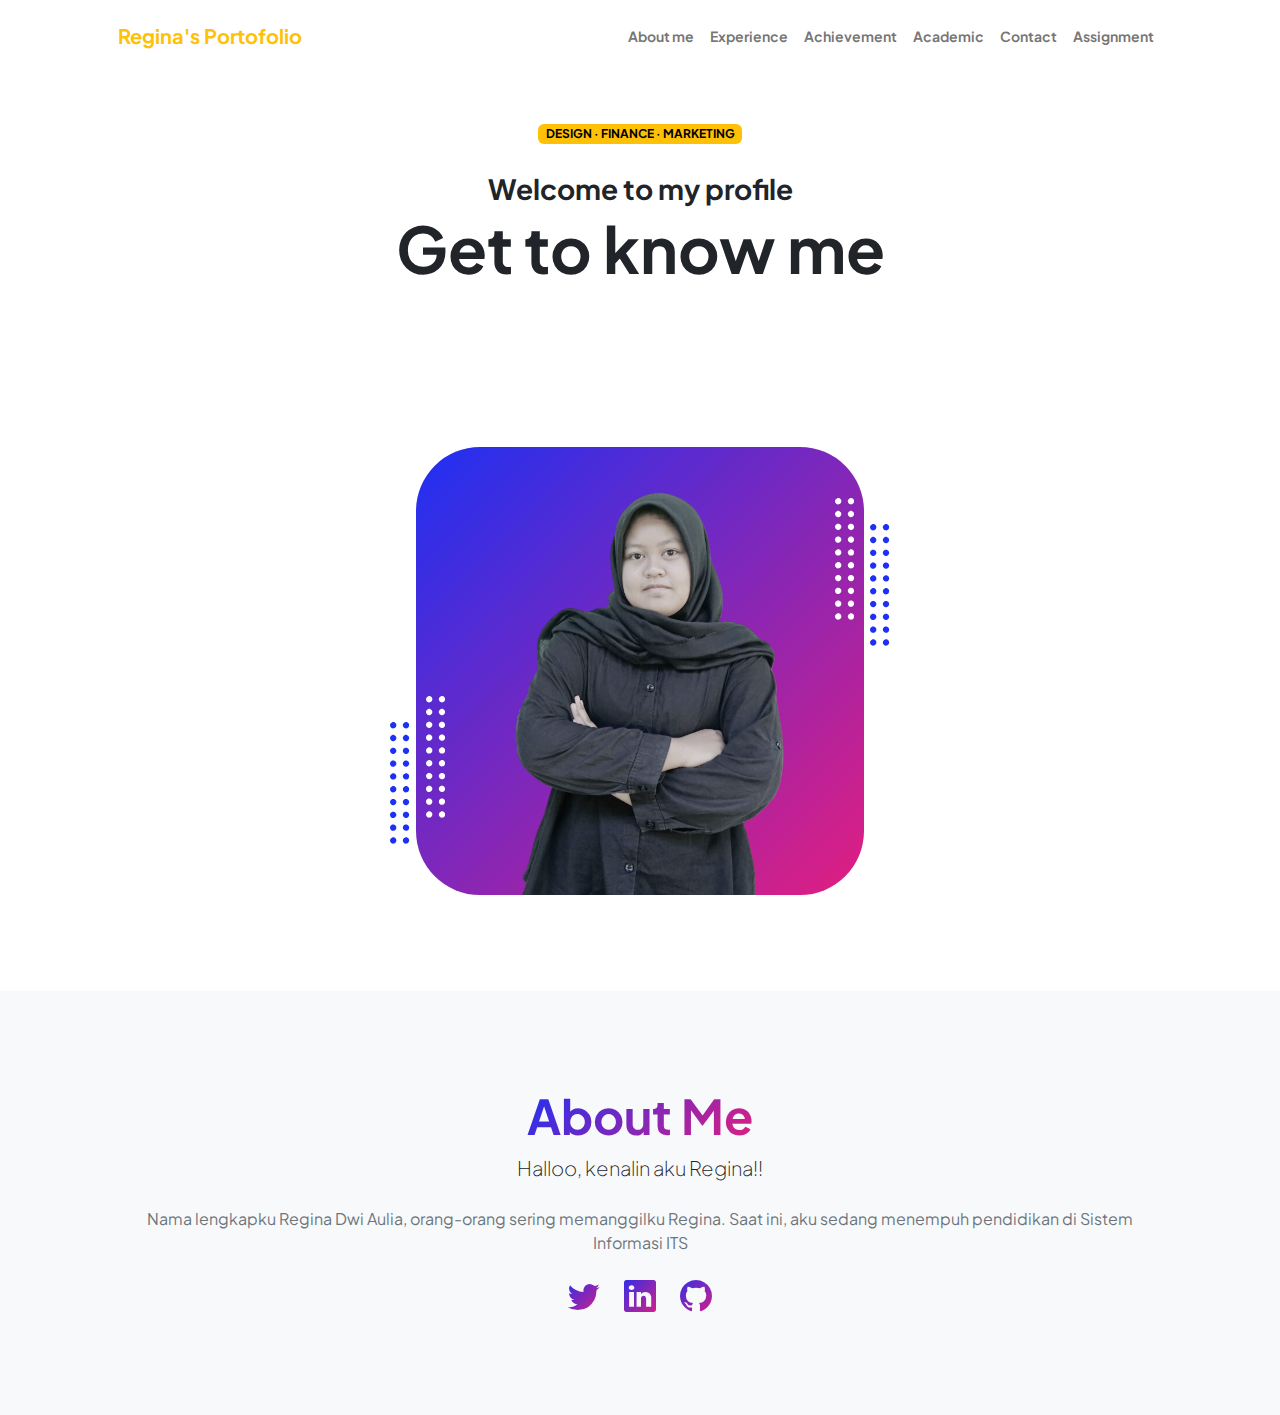
<file: public/index.html>
<!DOCTYPE html>
<html lang="en">
    <head>
        <meta charset="utf-8" />
        <meta name="viewport" content="width=device-width, initial-scale=1, shrink-to-fit=no" />
        <meta name="description" content="" />
        <meta name="author" content="" />
        <title>Personal - Start Bootstrap Theme</title>
        <!-- Favicon-->
        <link rel="icon" type="image/x-icon" href="assets/favicon.ico" />
        <!-- Custom Google font-->
        <link rel="preconnect" href="https://fonts.googleapis.com" />
        <link rel="preconnect" href="https://fonts.gstatic.com" crossorigin />
        <link href="https://fonts.googleapis.com/css2?family=Plus+Jakarta+Sans:wght@100;200;300;400;500;600;700;800;900&amp;display=swap" rel="stylesheet" />
        <!-- Bootstrap icons-->
        <link href="https://cdn.jsdelivr.net/npm/bootstrap-icons@1.8.1/font/bootstrap-icons.css" rel="stylesheet" />
        <!-- Core theme CSS (includes Bootstrap)-->
        <link href="css/styles.css" rel="stylesheet" />
    </head>
    <body class="d-flex flex-column h-100">
        <main class="flex-shrink-0">
            <!-- Navigation-->
            <nav class="navbar navbar-expand-lg navbar-light bg-white py-3">
                <div class="container px-5">
                    <a class="navbar-brand" href="index.html"><span class="fw-bolder text-warning">Regina's Portofolio</span></a>
                    <button class="navbar-toggler" type="button" data-bs-toggle="collapse" data-bs-target="#navbarSupportedContent" aria-controls="navbarSupportedContent" aria-expanded="false" aria-label="Toggle navigation"><span class="navbar-toggler-icon"></span></button>
                    <div class="collapse navbar-collapse" id="navbarSupportedContent">
                        <ul class="navbar-nav ms-auto mb-2 mb-lg-0 small fw-bolder">
                            <li class="nav-item"><a class="nav-link" href="index.html">About me</a></li>
                            <li class="nav-item"><a class="nav-link" href="resume.html">Experience</a></li>
                            <li class="nav-item"><a class="nav-link" href="projects.html">Achievement</a></li>
                            <li class="nav-item"><a class="nav-link" href="academic.html">Academic</a></li>
                            <li class="nav-item"><a class="nav-link" href="contact.html">Contact</a></li>
                            <li class="nav-item"><a class="nav-link" href="assignment.html">Assignment</a></li>
                        </ul>
                    </div>
                </div>
            </nav>
            <!-- Header-->
            <header class="py-5">
                <div class="container px-5 pb-5">
                    <div class="row gx-5 align-items-center">
                        <div class="col-xxl-5">
                            <!-- Header text content-->
                            <div class="text-center text-xxl-start">
                                <div class="badge bg-gradient-warning-to-secondary text-bg-warning mb-4"><div class="text-uppercase">Design &middot; Finance &middot; Marketing</div></div>
                                <div class="fs-3 fw-bold text">Welcome to my profile</div>
                                <h1 class="display-3 fw-bolder mb-5"><span style="back;" class=" d-inline">Get to know me</span></h1>
                            </div>
                        </div>
                        <div class="col-xxl-7">
                            <!-- Header profile picture-->
                            <div class="d-flex justify-content-center mt-5 mt-xxl-0">
                                <div class="profile bg-gradient-primary-to-secondary">
                                    <!-- TIP: For best results, use a photo with a transparent background like the demo example below-->
                                    <!-- Watch a tutorial on how to do this on YouTube (link)-->
                                    <img class="profile-img" src="assets/fotogina.png" alt="..." />
                                    <div class="dots-1">
                                        <!-- SVG Dots-->
                                        <svg version="1.1" xmlns="http://www.w3.org/2000/svg" xmlns:xlink="http://www.w3.org/1999/xlink" x="0px" y="0px" viewBox="0 0 191.6 1215.4" style="enable-background: new 0 0 191.6 1215.4" xml:space="preserve">
                                            <g transform="translate(0.000000,1280.000000) scale(0.100000,-0.100000)">
                                                <path d="M227.7,12788.6c-105-35-200-141-222-248c-43-206,163-412,369-369c155,32,275,190,260,339c-11,105-90,213-190,262        C383.7,12801.6,289.7,12808.6,227.7,12788.6z"></path>
                                                <path d="M1507.7,12788.6c-151-50-253-216-222-362c25-119,136-230,254-255c194-41,395,142,375,339c-11,105-90,213-190,262        C1663.7,12801.6,1569.7,12808.6,1507.7,12788.6z"></path>
                                                <path d="M227.7,11508.6c-105-35-200-141-222-248c-43-206,163-412,369-369c155,32,275,190,260,339c-11,105-90,213-190,262        C383.7,11521.6,289.7,11528.6,227.7,11508.6z"></path>
                                                <path d="M1507.7,11508.6c-151-50-253-216-222-362c25-119,136-230,254-255c194-41,395,142,375,339c-11,105-90,213-190,262        C1663.7,11521.6,1569.7,11528.6,1507.7,11508.6z"></path>
                                                <path d="M227.7,10228.6c-105-35-200-141-222-248c-43-206,163-412,369-369c155,32,275,190,260,339c-11,105-90,213-190,262        C383.7,10241.6,289.7,10248.6,227.7,10228.6z"></path>
                                                <path d="M1507.7,10228.6c-105-35-200-141-222-248c-43-206,163-412,369-369c155,32,275,190,260,339c-11,105-90,213-190,262        C1663.7,10241.6,1569.7,10248.6,1507.7,10228.6z"></path>
                                                <path d="M227.7,8948.6c-105-35-200-141-222-248c-43-206,163-412,369-369c155,32,275,190,260,339c-11,105-90,213-190,262        C383.7,8961.6,289.7,8968.6,227.7,8948.6z"></path>
                                                <path d="M1507.7,8948.6c-105-35-200-141-222-248c-43-206,163-412,369-369c155,32,275,190,260,339c-11,105-90,213-190,262        C1663.7,8961.6,1569.7,8968.6,1507.7,8948.6z"></path>
                                                <path d="M227.7,7668.6c-105-35-200-141-222-248c-43-206,163-412,369-369c155,32,275,190,260,339c-11,105-90,213-190,262        C383.7,7681.6,289.7,7688.6,227.7,7668.6z"></path>
                                                <path d="M1507.7,7668.6c-105-35-200-141-222-248c-43-206,163-412,369-369c155,32,275,190,260,339c-11,105-90,213-190,262        C1663.7,7681.6,1569.7,7688.6,1507.7,7668.6z"></path>
                                                <path d="M227.7,6388.6c-105-35-200-141-222-248c-43-206,163-412,369-369c155,32,275,190,260,339c-11,105-90,213-190,262        C383.7,6401.6,289.7,6408.6,227.7,6388.6z"></path>
                                                <path d="M1507.7,6388.6c-105-35-200-141-222-248c-43-206,163-412,369-369c155,32,275,190,260,339c-11,105-90,213-190,262        C1663.7,6401.6,1569.7,6408.6,1507.7,6388.6z"></path>
                                                <path d="M227.7,5108.6c-105-35-200-141-222-248c-43-206,163-412,369-369c155,32,275,190,260,339c-11,105-90,213-190,262        C383.7,5121.6,289.7,5128.6,227.7,5108.6z"></path>
                                                <path d="M1507.7,5108.6c-105-35-200-141-222-248c-43-206,163-412,369-369c155,32,275,190,260,339c-11,105-90,213-190,262        C1663.7,5121.6,1569.7,5128.6,1507.7,5108.6z"></path>
                                                <path d="M227.7,3828.6c-105-35-200-141-222-248c-43-206,163-412,369-369c155,32,275,190,260,339c-11,105-90,213-190,262        C383.7,3841.6,289.7,3848.6,227.7,3828.6z"></path>
                                                <path d="M1507.7,3828.6c-105-35-200-141-222-248c-43-206,163-412,369-369c155,32,275,190,260,339c-11,105-90,213-190,262        C1663.7,3841.6,1569.7,3848.6,1507.7,3828.6z"></path>
                                                <path d="M227.7,2548.6c-105-35-200-141-222-248c-43-206,163-412,369-369c155,32,275,190,260,339c-11,105-90,213-190,262        C383.7,2561.6,289.7,2568.6,227.7,2548.6z"></path>
                                                <path d="M1507.7,2548.6c-105-35-200-141-222-248c-43-206,163-412,369-369c155,32,275,190,260,339c-11,105-90,213-190,262        C1663.7,2561.6,1569.7,2568.6,1507.7,2548.6z"></path>
                                                <path d="M227.7,1268.6c-105-35-200-141-222-248c-43-206,163-412,369-369c155,32,275,190,260,339c-11,105-90,213-190,262        C383.7,1281.6,289.7,1288.6,227.7,1268.6z"></path>
                                                <path d="M1507.7,1268.6c-105-35-200-141-222-248c-43-206,163-412,369-369c155,32,275,190,260,339c-11,105-90,213-190,262        C1663.7,1281.6,1569.7,1288.6,1507.7,1268.6z"></path>
                                            </g>
                                        </svg>
                                        <!-- END of SVG dots-->
                                    </div>
                                    <div class="dots-2">
                                        <!-- SVG Dots-->
                                        <svg version="1.1" xmlns="http://www.w3.org/2000/svg" xmlns:xlink="http://www.w3.org/1999/xlink" x="0px" y="0px" viewBox="0 0 191.6 1215.4" style="enable-background: new 0 0 191.6 1215.4" xml:space="preserve">
                                            <g transform="translate(0.000000,1280.000000) scale(0.100000,-0.100000)">
                                                <path d="M227.7,12788.6c-105-35-200-141-222-248c-43-206,163-412,369-369c155,32,275,190,260,339c-11,105-90,213-190,262        C383.7,12801.6,289.7,12808.6,227.7,12788.6z"></path>
                                                <path d="M1507.7,12788.6c-151-50-253-216-222-362c25-119,136-230,254-255c194-41,395,142,375,339c-11,105-90,213-190,262        C1663.7,12801.6,1569.7,12808.6,1507.7,12788.6z"></path>
                                                <path d="M227.7,11508.6c-105-35-200-141-222-248c-43-206,163-412,369-369c155,32,275,190,260,339c-11,105-90,213-190,262        C383.7,11521.6,289.7,11528.6,227.7,11508.6z"></path>
                                                <path d="M1507.7,11508.6c-151-50-253-216-222-362c25-119,136-230,254-255c194-41,395,142,375,339c-11,105-90,213-190,262        C1663.7,11521.6,1569.7,11528.6,1507.7,11508.6z"></path>
                                                <path d="M227.7,10228.6c-105-35-200-141-222-248c-43-206,163-412,369-369c155,32,275,190,260,339c-11,105-90,213-190,262        C383.7,10241.6,289.7,10248.6,227.7,10228.6z"></path>
                                                <path d="M1507.7,10228.6c-105-35-200-141-222-248c-43-206,163-412,369-369c155,32,275,190,260,339c-11,105-90,213-190,262        C1663.7,10241.6,1569.7,10248.6,1507.7,10228.6z"></path>
                                                <path d="M227.7,8948.6c-105-35-200-141-222-248c-43-206,163-412,369-369c155,32,275,190,260,339c-11,105-90,213-190,262        C383.7,8961.6,289.7,8968.6,227.7,8948.6z"></path>
                                                <path d="M1507.7,8948.6c-105-35-200-141-222-248c-43-206,163-412,369-369c155,32,275,190,260,339c-11,105-90,213-190,262        C1663.7,8961.6,1569.7,8968.6,1507.7,8948.6z"></path>
                                                <path d="M227.7,7668.6c-105-35-200-141-222-248c-43-206,163-412,369-369c155,32,275,190,260,339c-11,105-90,213-190,262        C383.7,7681.6,289.7,7688.6,227.7,7668.6z"></path>
                                                <path d="M1507.7,7668.6c-105-35-200-141-222-248c-43-206,163-412,369-369c155,32,275,190,260,339c-11,105-90,213-190,262        C1663.7,7681.6,1569.7,7688.6,1507.7,7668.6z"></path>
                                                <path d="M227.7,6388.6c-105-35-200-141-222-248c-43-206,163-412,369-369c155,32,275,190,260,339c-11,105-90,213-190,262        C383.7,6401.6,289.7,6408.6,227.7,6388.6z"></path>
                                                <path d="M1507.7,6388.6c-105-35-200-141-222-248c-43-206,163-412,369-369c155,32,275,190,260,339c-11,105-90,213-190,262        C1663.7,6401.6,1569.7,6408.6,1507.7,6388.6z"></path>
                                                <path d="M227.7,5108.6c-105-35-200-141-222-248c-43-206,163-412,369-369c155,32,275,190,260,339c-11,105-90,213-190,262        C383.7,5121.6,289.7,5128.6,227.7,5108.6z"></path>
                                                <path d="M1507.7,5108.6c-105-35-200-141-222-248c-43-206,163-412,369-369c155,32,275,190,260,339c-11,105-90,213-190,262        C1663.7,5121.6,1569.7,5128.6,1507.7,5108.6z"></path>
                                                <path d="M227.7,3828.6c-105-35-200-141-222-248c-43-206,163-412,369-369c155,32,275,190,260,339c-11,105-90,213-190,262        C383.7,3841.6,289.7,3848.6,227.7,3828.6z"></path>
                                                <path d="M1507.7,3828.6c-105-35-200-141-222-248c-43-206,163-412,369-369c155,32,275,190,260,339c-11,105-90,213-190,262        C1663.7,3841.6,1569.7,3848.6,1507.7,3828.6z"></path>
                                                <path d="M227.7,2548.6c-105-35-200-141-222-248c-43-206,163-412,369-369c155,32,275,190,260,339c-11,105-90,213-190,262        C383.7,2561.6,289.7,2568.6,227.7,2548.6z"></path>
                                                <path d="M1507.7,2548.6c-105-35-200-141-222-248c-43-206,163-412,369-369c155,32,275,190,260,339c-11,105-90,213-190,262        C1663.7,2561.6,1569.7,2568.6,1507.7,2548.6z"></path>
                                                <path d="M227.7,1268.6c-105-35-200-141-222-248c-43-206,163-412,369-369c155,32,275,190,260,339c-11,105-90,213-190,262        C383.7,1281.6,289.7,1288.6,227.7,1268.6z"></path>
                                                <path d="M1507.7,1268.6c-105-35-200-141-222-248c-43-206,163-412,369-369c155,32,275,190,260,339c-11,105-90,213-190,262        C1663.7,1281.6,1569.7,1288.6,1507.7,1268.6z"></path>
                                            </g>
                                        </svg>
                                        <!-- END of SVG dots-->
                                    </div>
                                    <div class="dots-3">
                                        <!-- SVG Dots-->
                                        <svg version="1.1" xmlns="http://www.w3.org/2000/svg" xmlns:xlink="http://www.w3.org/1999/xlink" x="0px" y="0px" viewBox="0 0 191.6 1215.4" style="enable-background: new 0 0 191.6 1215.4" xml:space="preserve">
                                            <g transform="translate(0.000000,1280.000000) scale(0.100000,-0.100000)">
                                                <path d="M227.7,12788.6c-105-35-200-141-222-248c-43-206,163-412,369-369c155,32,275,190,260,339c-11,105-90,213-190,262        C383.7,12801.6,289.7,12808.6,227.7,12788.6z"></path>
                                                <path d="M1507.7,12788.6c-151-50-253-216-222-362c25-119,136-230,254-255c194-41,395,142,375,339c-11,105-90,213-190,262        C1663.7,12801.6,1569.7,12808.6,1507.7,12788.6z"></path>
                                                <path d="M227.7,11508.6c-105-35-200-141-222-248c-43-206,163-412,369-369c155,32,275,190,260,339c-11,105-90,213-190,262        C383.7,11521.6,289.7,11528.6,227.7,11508.6z"></path>
                                                <path d="M1507.7,11508.6c-151-50-253-216-222-362c25-119,136-230,254-255c194-41,395,142,375,339c-11,105-90,213-190,262        C1663.7,11521.6,1569.7,11528.6,1507.7,11508.6z"></path>
                                                <path d="M227.7,10228.6c-105-35-200-141-222-248c-43-206,163-412,369-369c155,32,275,190,260,339c-11,105-90,213-190,262        C383.7,10241.6,289.7,10248.6,227.7,10228.6z"></path>
                                                <path d="M1507.7,10228.6c-105-35-200-141-222-248c-43-206,163-412,369-369c155,32,275,190,260,339c-11,105-90,213-190,262        C1663.7,10241.6,1569.7,10248.6,1507.7,10228.6z"></path>
                                                <path d="M227.7,8948.6c-105-35-200-141-222-248c-43-206,163-412,369-369c155,32,275,190,260,339c-11,105-90,213-190,262        C383.7,8961.6,289.7,8968.6,227.7,8948.6z"></path>
                                                <path d="M1507.7,8948.6c-105-35-200-141-222-248c-43-206,163-412,369-369c155,32,275,190,260,339c-11,105-90,213-190,262        C1663.7,8961.6,1569.7,8968.6,1507.7,8948.6z"></path>
                                                <path d="M227.7,7668.6c-105-35-200-141-222-248c-43-206,163-412,369-369c155,32,275,190,260,339c-11,105-90,213-190,262        C383.7,7681.6,289.7,7688.6,227.7,7668.6z"></path>
                                                <path d="M1507.7,7668.6c-105-35-200-141-222-248c-43-206,163-412,369-369c155,32,275,190,260,339c-11,105-90,213-190,262        C1663.7,7681.6,1569.7,7688.6,1507.7,7668.6z"></path>
                                                <path d="M227.7,6388.6c-105-35-200-141-222-248c-43-206,163-412,369-369c155,32,275,190,260,339c-11,105-90,213-190,262        C383.7,6401.6,289.7,6408.6,227.7,6388.6z"></path>
                                                <path d="M1507.7,6388.6c-105-35-200-141-222-248c-43-206,163-412,369-369c155,32,275,190,260,339c-11,105-90,213-190,262        C1663.7,6401.6,1569.7,6408.6,1507.7,6388.6z"></path>
                                                <path d="M227.7,5108.6c-105-35-200-141-222-248c-43-206,163-412,369-369c155,32,275,190,260,339c-11,105-90,213-190,262        C383.7,5121.6,289.7,5128.6,227.7,5108.6z"></path>
                                                <path d="M1507.7,5108.6c-105-35-200-141-222-248c-43-206,163-412,369-369c155,32,275,190,260,339c-11,105-90,213-190,262        C1663.7,5121.6,1569.7,5128.6,1507.7,5108.6z"></path>
                                                <path d="M227.7,3828.6c-105-35-200-141-222-248c-43-206,163-412,369-369c155,32,275,190,260,339c-11,105-90,213-190,262        C383.7,3841.6,289.7,3848.6,227.7,3828.6z"></path>
                                                <path d="M1507.7,3828.6c-105-35-200-141-222-248c-43-206,163-412,369-369c155,32,275,190,260,339c-11,105-90,213-190,262        C1663.7,3841.6,1569.7,3848.6,1507.7,3828.6z"></path>
                                                <path d="M227.7,2548.6c-105-35-200-141-222-248c-43-206,163-412,369-369c155,32,275,190,260,339c-11,105-90,213-190,262        C383.7,2561.6,289.7,2568.6,227.7,2548.6z"></path>
                                                <path d="M1507.7,2548.6c-105-35-200-141-222-248c-43-206,163-412,369-369c155,32,275,190,260,339c-11,105-90,213-190,262        C1663.7,2561.6,1569.7,2568.6,1507.7,2548.6z"></path>
                                                <path d="M227.7,1268.6c-105-35-200-141-222-248c-43-206,163-412,369-369c155,32,275,190,260,339c-11,105-90,213-190,262        C383.7,1281.6,289.7,1288.6,227.7,1268.6z"></path>
                                                <path d="M1507.7,1268.6c-105-35-200-141-222-248c-43-206,163-412,369-369c155,32,275,190,260,339c-11,105-90,213-190,262        C1663.7,1281.6,1569.7,1288.6,1507.7,1268.6z"></path>
                                            </g>
                                        </svg>
                                        <!-- END of SVG dots-->
                                    </div>
                                    <div class="dots-4">
                                        <!-- SVG Dots-->
                                        <svg version="1.1" xmlns="http://www.w3.org/2000/svg" xmlns:xlink="http://www.w3.org/1999/xlink" x="0px" y="0px" viewBox="0 0 191.6 1215.4" style="enable-background: new 0 0 191.6 1215.4" xml:space="preserve">
                                            <g transform="translate(0.000000,1280.000000) scale(0.100000,-0.100000)">
                                                <path d="M227.7,12788.6c-105-35-200-141-222-248c-43-206,163-412,369-369c155,32,275,190,260,339c-11,105-90,213-190,262        C383.7,12801.6,289.7,12808.6,227.7,12788.6z"></path>
                                                <path d="M1507.7,12788.6c-151-50-253-216-222-362c25-119,136-230,254-255c194-41,395,142,375,339c-11,105-90,213-190,262        C1663.7,12801.6,1569.7,12808.6,1507.7,12788.6z"></path>
                                                <path d="M227.7,11508.6c-105-35-200-141-222-248c-43-206,163-412,369-369c155,32,275,190,260,339c-11,105-90,213-190,262        C383.7,11521.6,289.7,11528.6,227.7,11508.6z"></path>
                                                <path d="M1507.7,11508.6c-151-50-253-216-222-362c25-119,136-230,254-255c194-41,395,142,375,339c-11,105-90,213-190,262        C1663.7,11521.6,1569.7,11528.6,1507.7,11508.6z"></path>
                                                <path d="M227.7,10228.6c-105-35-200-141-222-248c-43-206,163-412,369-369c155,32,275,190,260,339c-11,105-90,213-190,262        C383.7,10241.6,289.7,10248.6,227.7,10228.6z"></path>
                                                <path d="M1507.7,10228.6c-105-35-200-141-222-248c-43-206,163-412,369-369c155,32,275,190,260,339c-11,105-90,213-190,262        C1663.7,10241.6,1569.7,10248.6,1507.7,10228.6z"></path>
                                                <path d="M227.7,8948.6c-105-35-200-141-222-248c-43-206,163-412,369-369c155,32,275,190,260,339c-11,105-90,213-190,262        C383.7,8961.6,289.7,8968.6,227.7,8948.6z"></path>
                                                <path d="M1507.7,8948.6c-105-35-200-141-222-248c-43-206,163-412,369-369c155,32,275,190,260,339c-11,105-90,213-190,262        C1663.7,8961.6,1569.7,8968.6,1507.7,8948.6z"></path>
                                                <path d="M227.7,7668.6c-105-35-200-141-222-248c-43-206,163-412,369-369c155,32,275,190,260,339c-11,105-90,213-190,262        C383.7,7681.6,289.7,7688.6,227.7,7668.6z"></path>
                                                <path d="M1507.7,7668.6c-105-35-200-141-222-248c-43-206,163-412,369-369c155,32,275,190,260,339c-11,105-90,213-190,262        C1663.7,7681.6,1569.7,7688.6,1507.7,7668.6z"></path>
                                                <path d="M227.7,6388.6c-105-35-200-141-222-248c-43-206,163-412,369-369c155,32,275,190,260,339c-11,105-90,213-190,262        C383.7,6401.6,289.7,6408.6,227.7,6388.6z"></path>
                                                <path d="M1507.7,6388.6c-105-35-200-141-222-248c-43-206,163-412,369-369c155,32,275,190,260,339c-11,105-90,213-190,262        C1663.7,6401.6,1569.7,6408.6,1507.7,6388.6z"></path>
                                                <path d="M227.7,5108.6c-105-35-200-141-222-248c-43-206,163-412,369-369c155,32,275,190,260,339c-11,105-90,213-190,262        C383.7,5121.6,289.7,5128.6,227.7,5108.6z"></path>
                                                <path d="M1507.7,5108.6c-105-35-200-141-222-248c-43-206,163-412,369-369c155,32,275,190,260,339c-11,105-90,213-190,262        C1663.7,5121.6,1569.7,5128.6,1507.7,5108.6z"></path>
                                                <path d="M227.7,3828.6c-105-35-200-141-222-248c-43-206,163-412,369-369c155,32,275,190,260,339c-11,105-90,213-190,262        C383.7,3841.6,289.7,3848.6,227.7,3828.6z"></path>
                                                <path d="M1507.7,3828.6c-105-35-200-141-222-248c-43-206,163-412,369-369c155,32,275,190,260,339c-11,105-90,213-190,262        C1663.7,3841.6,1569.7,3848.6,1507.7,3828.6z"></path>
                                                <path d="M227.7,2548.6c-105-35-200-141-222-248c-43-206,163-412,369-369c155,32,275,190,260,339c-11,105-90,213-190,262        C383.7,2561.6,289.7,2568.6,227.7,2548.6z"></path>
                                                <path d="M1507.7,2548.6c-105-35-200-141-222-248c-43-206,163-412,369-369c155,32,275,190,260,339c-11,105-90,213-190,262        C1663.7,2561.6,1569.7,2568.6,1507.7,2548.6z"></path>
                                                <path d="M227.7,1268.6c-105-35-200-141-222-248c-43-206,163-412,369-369c155,32,275,190,260,339c-11,105-90,213-190,262        C383.7,1281.6,289.7,1288.6,227.7,1268.6z"></path>
                                                <path d="M1507.7,1268.6c-105-35-200-141-222-248c-43-206,163-412,369-369c155,32,275,190,260,339c-11,105-90,213-190,262        C1663.7,1281.6,1569.7,1288.6,1507.7,1268.6z"></path>
                                            </g>
                                        </svg>
                                        <!-- END of SVG dots-->
                                    </div>
                                </div>
                            </div>
                        </div>
                    </div>
                </div>
            </header>
            <!-- About Section-->
            <section class="bg-light py-5">
                <div class="container px-5">
                    <div class="row gx-5 justify-content-center">
                        <div class="col-xxl-8">
                            <div class="text-center my-5">
                                <h2 class="display-5 fw-bolder"><span class="text-gradient d-inline">About Me</span></h2>
                                <p class="lead fw-light mb-4">Halloo, kenalin aku Regina!!</p>
                                <p class="text-muted">Nama lengkapku Regina Dwi Aulia, orang-orang sering memanggilku Regina. Saat ini, aku sedang menempuh pendidikan di Sistem Informasi ITS </p>
                                <div class="d-flex justify-content-center fs-2 gap-4">
                                    <a class="text-gradient" href="#!"><i class="bi bi-twitter"></i></a>
                                    <a class="text-gradient" href="https://www.linkedin.com/in/regina-dwi-aulia-5a02b2256/" target="_blank"><i class="bi bi-linkedin"></i></a>
                                    <a class="text-gradient" href="#!"><i class="bi bi-github"></i></a>
                                </div>
                            </div>
                        </div>
                    </div>
                </div>
            </section>
        </main>
        <!-- Footer-->

        <!-- Bootstrap core JS-->
        <script src="https://cdn.jsdelivr.net/npm/bootstrap@5.2.3/dist/js/bootstrap.bundle.min.js"></script>
        <!-- Core theme JS-->
        <script src="js/scripts.js"></script>
    </body>
</html>
</file>
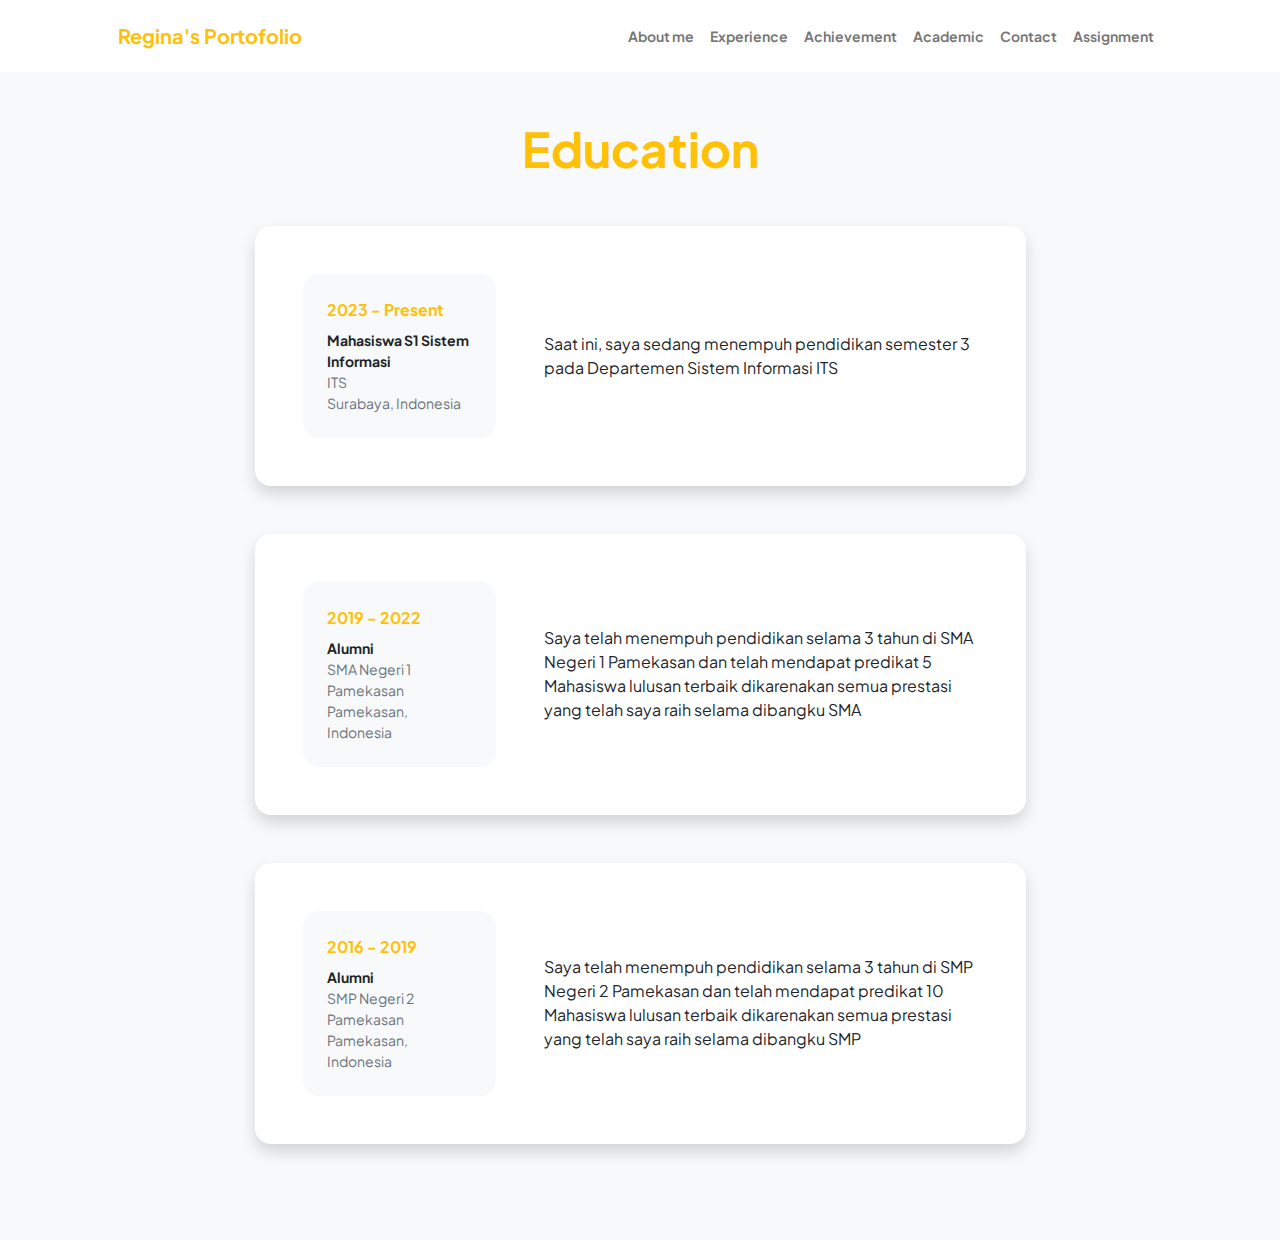
<file: public/academic.html>
<!DOCTYPE html>
<html lang="en">

<head>
    <meta charset="utf-8" />
    <meta name="viewport" content="width=device-width, initial-scale=1, shrink-to-fit=no" />
    <meta name="description" content="" />
    <meta name="author" content="" />
    <title>Personal - Start Bootstrap Template</title>
    <!-- Favicon-->
    <link rel="icon" type="image/x-icon" href="assets/favicon.ico" />
    <!-- Custom Google font-->
    <link rel="preconnect" href="https://fonts.googleapis.com" />
    <link rel="preconnect" href="https://fonts.gstatic.com" crossorigin />
    <link
        href="https://fonts.googleapis.com/css2?family=Plus+Jakarta+Sans:wght@100;200;300;400;500;600;700;800;900&amp;display=swap"
        rel="stylesheet" />
    <!-- Bootstrap icons-->
    <link href="https://cdn.jsdelivr.net/npm/bootstrap-icons@1.8.1/font/bootstrap-icons.css" rel="stylesheet" />
    <!-- Core theme CSS (includes Bootstrap)-->
    <link href="css/styles.css" rel="stylesheet" />
</head>

<body class="d-flex flex-column h-100 bg-light">
    <main class="flex-shrink-0">
        <!-- Navigation-->
        <nav class="navbar navbar-expand-lg navbar-light bg-white py-3">
            <div class="container px-5">
                <a class="navbar-brand" href="index.html"><span class="fw-bolder text-warning">Regina's Portofolio</span></a>
                <button class="navbar-toggler" type="button" data-bs-toggle="collapse"
                    data-bs-target="#navbarSupportedContent" aria-controls="navbarSupportedContent"
                    aria-expanded="false" aria-label="Toggle navigation"><span
                        class="navbar-toggler-icon"></span></button>
                <div class="collapse navbar-collapse" id="navbarSupportedContent">
                    <ul class="navbar-nav ms-auto mb-2 mb-lg-0 small fw-bolder">
                        <li class="nav-item"><a class="nav-link" href="index.html">About me</a></li>
                        <li class="nav-item"><a class="nav-link" href="resume.html">Experience</a></li>
                        <li class="nav-item"><a class="nav-link" href="projects.html">Achievement</a></li>
                        <li class="nav-item"><a class="nav-link" href="academic.html">Academic</a></li>
                        <li class="nav-item"><a class="nav-link" href="contact.html">Contact</a></li>
                        <li class="nav-item"><a class="nav-link" href="assignment.html">Assignment</a></li>
                    </ul>
                </div>
            </div>
        </nav>
        <!-- Page Content-->
        <div class="container px-5 my-5">
            <div class="text-center mb-5">
                <h1 class="display-5 fw-bolder text-warning"><span class="text text-warning">Education</span></h1>
            </div>
            <div class="row gx-5 justify-content-center">
                <div class="col-lg-11 col-xl-9 col-xxl-8">
                    <!-- Experience Section-->
                    <section>
                        <!-- Experience Card 1-->
                        <div class="card shadow border-0 rounded-4 mb-5">
                            <div class="card-body p-5">
                                <div class="row align-items-center gx-5">
                                    <div class="col text-center text-lg-start mb-4 mb-lg-0">
                                        <div class="bg-light p-4 rounded-4">
                                            <div class="text-warning fw-bolder mb-2">2023 - Present</div>
                                            <div class="small fw-bolder">Mahasiswa S1 Sistem Informasi</div>
                                            <div class="small text-muted">ITS</div>
                                            <div class="small text-muted">Surabaya, Indonesia</div>
                                        </div>
                                    </div>
                                    <div class="col-lg-8">
                                        <div>Saat ini, saya sedang menempuh pendidikan semester 3 pada Departemen Sistem Informasi ITS</div>
                                    </div>
                                </div>
                            </div>
                        </div>
                        <!-- Experience Card 2-->
                        <div class="card shadow border-0 rounded-4 mb-5">
                            <div class="card-body p-5">
                                <div class="row align-items-center gx-5">
                                    <div class="col text-center text-lg-start mb-4 mb-lg-0">
                                        <div class="bg-light p-4 rounded-4">
                                            <div class="text-warning fw-bolder mb-2">2019 - 2022</div>
                                            <div class="small fw-bolder">Alumni</div>
                                            <div class="small text-muted">SMA Negeri 1 Pamekasan</div>
                                            <div class="small text-muted">Pamekasan, Indonesia</div>
                                        </div>
                                    </div>
                                    <div class="col-lg-8">
                                        <div>Saya telah menempuh pendidikan selama 3 tahun di SMA Negeri 1 Pamekasan dan telah mendapat predikat 5 Mahasiswa lulusan terbaik dikarenakan semua prestasi yang telah saya raih selama dibangku SMA </div>
                                    </div>
                                </div>
                            </div>
                        </div>
                    </section>
                     <!-- Experience Card 3-->
                     <div class="card shadow border-0 rounded-4 mb-5">
                        <div class="card-body p-5">
                            <div class="row align-items-center gx-5">
                                <div class="col text-center text-lg-start mb-4 mb-lg-0">
                                    <div class="bg-light p-4 rounded-4">
                                        <div class="text-warning fw-bolder mb-2">2016 - 2019</div>
                                        <div class="small fw-bolder">Alumni</div>
                                        <div class="small text-muted">SMP Negeri 2 Pamekasan</div>
                                        <div class="small text-muted">Pamekasan, Indonesia</div>
                                    </div>
                                </div>
                                <div class="col-lg-8">
                                    <div>Saya telah menempuh pendidikan selama 3 tahun di SMP Negeri 2 Pamekasan dan telah mendapat predikat 10 Mahasiswa lulusan terbaik dikarenakan semua prestasi yang telah saya raih selama dibangku SMP </div>
                                </div>
                            </div>
                        </div>
                    </div>
                </section>

    <!-- Bootstrap core JS-->
    <script src="https://cdn.jsdelivr.net/npm/bootstrap@5.2.3/dist/js/bootstrap.bundle.min.js"></script>
    <!-- Core theme JS-->
    <script src="js/scripts.js"></script>
</body>

</html>
</file>
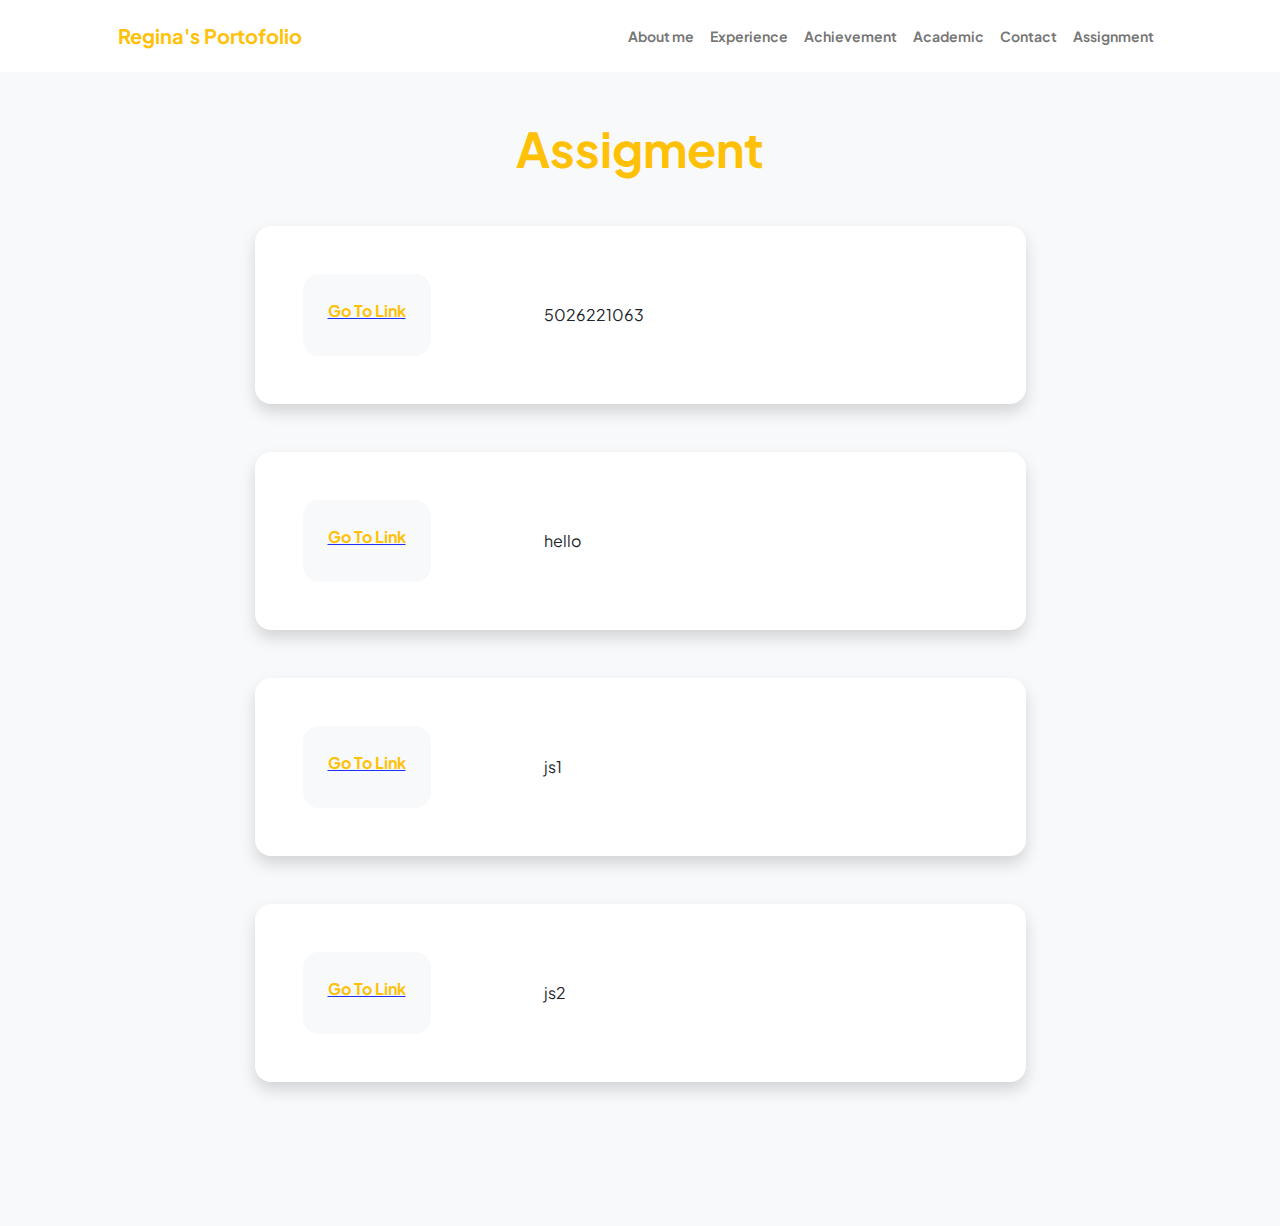
<file: public/assignment.html>
<!DOCTYPE html>
<html lang="en">

<head>
    <meta charset="utf-8" />
    <meta name="viewport" content="width=device-width, initial-scale=1, shrink-to-fit=no" />
    <meta name="description" content="" />
    <meta name="author" content="" />
    <title>Personal - Start Bootstrap Template</title>
    <!-- Favicon-->
    <link rel="icon" type="image/x-icon" href="assets/favicon.ico" />
    <!-- Custom Google font-->
    <link rel="preconnect" href="https://fonts.googleapis.com" />
    <link rel="preconnect" href="https://fonts.gstatic.com" crossorigin />
    <link
        href="https://fonts.googleapis.com/css2?family=Plus+Jakarta+Sans:wght@100;200;300;400;500;600;700;800;900&amp;display=swap"
        rel="stylesheet" />
    <!-- Bootstrap icons-->
    <link href="https://cdn.jsdelivr.net/npm/bootstrap-icons@1.8.1/font/bootstrap-icons.css" rel="stylesheet" />
    <!-- Core theme CSS (includes Bootstrap)-->
    <link href="css/styles.css" rel="stylesheet" />
</head>

<body class="d-flex flex-column h-100 bg-light">
    <main class="flex-shrink-0">
        <!-- Navigation-->
        <nav class="navbar navbar-expand-lg navbar-light bg-white py-3">
            <div class="container px-5">
                <a class="navbar-brand" href="index.html"><span class="fw-bolder text-warning">Regina's
                        Portofolio</span></a>
                <button class="navbar-toggler" type="button" data-bs-toggle="collapse"
                    data-bs-target="#navbarSupportedContent" aria-controls="navbarSupportedContent"
                    aria-expanded="false" aria-label="Toggle navigation"><span
                        class="navbar-toggler-icon"></span></button>
                <div class="collapse navbar-collapse" id="navbarSupportedContent">
                    <ul class="navbar-nav ms-auto mb-2 mb-lg-0 small fw-bolder">
                        <li class="nav-item"><a class="nav-link" href="index.html">About me</a></li>
                        <li class="nav-item"><a class="nav-link" href="resume.html">Experience</a></li>
                        <li class="nav-item"><a class="nav-link" href="projects.html">Achievement</a></li>
                        <li class="nav-item"><a class="nav-link" href="academic.html">Academic</a></li>
                        <li class="nav-item"><a class="nav-link" href="contact.html">Contact</a></li>
                        <li class="nav-item"><a class="nav-link" href="assignment.html">Assignment</a></li>
                    </ul>
                </div>
            </div>
        </nav>
        <!-- Page Content-->
        <div class="container px-5 my-5">
            <div class="text-center mb-5">
                <h1 class="display-5 fw-bolder mb-0"><span class="text-warning">Assigment</span></h1>
            </div>
            <div class="row gx-5 justify-content-center">
                <div class="col-lg-11 col-xl-9 col-xxl-8">
                    <!-- Experience Section-->
                    <section>
                        <!-- Experience Card 1-->
                        <div class="card shadow border-0 rounded-4 mb-5">
                            <div class="card-body p-5">
                                <div class="row align-items-center gx-5">
                                    <div class="col text-center text-lg-start mb-4 mb-lg-0">
                                        <div class="bg-light p-4 rounded-4 btn">
                                            <a href="5026221063" target="_blank">
                                                <div class="text-warning fw-bolder mb-2">Go To Link</div>
                                            </a>
                                        </div>
                                    </div>
                                    <div class="col-lg-8">
                                        <div>5026221063</div>
                                    </div>
                                </div>
                            </div>
                        </div>
                        <!-- Experience Card 2-->
                        <div class="card shadow border-0 rounded-4 mb-5">
                            <div class="card-body p-5">
                                <div class="row align-items-center gx-5">
                                    <div class="col text-center text-lg-start mb-4 mb-lg-0">
                                        <div class="bg-light p-4 rounded-4 btn">
                                            <a href="hello" target="_blank">
                                                <div class="text-warning fw-bolder mb-2">Go To Link</div>
                                            </a>
                                        </div>
                                    </div>
                                    <div class="col-lg-8">
                                        <div>hello</div>
                                    </div>
                                </div>
                            </div>
                        </div>
                        <!-- Experience Card 2-->
                        <div class="card shadow border-0 rounded-4 mb-5">
                            <div class="card-body p-5">
                                <div class="row align-items-center gx-5">
                                    <div class="col text-center text-lg-start mb-4 mb-lg-0">
                                        <div class="bg-light p-4 rounded-4 btn">
                                            <a href="js1" target="_blank">
                                                <div class="text-warning fw-bolder mb-2">Go To Link</div>
                                            </a>
                                        </div>
                                    </div>
                                    <div class="col-lg-8">
                                        <div>js1</div>
                                    </div>
                                </div>
                            </div>
                        </div>
                        <!-- Experience Card 3-->
                        <div class="card shadow border-0 rounded-4 mb-5">
                            <div class="card-body p-5">
                                <div class="row align-items-center gx-5">
                                    <div class="col text-center text-lg-start mb-4 mb-lg-0">
                                        <div class="bg-light p-4 rounded-4 btn">
                                            <a href="js2" target="_blank">
                                                <div class="text-warning fw-bolder mb-2">Go To Link</div>
                                            </a>
                                        </div>
                                    </div>
                                    <div class="col-lg-8">
                                        <div>js2</div>
                                    </div>
                                </div>
                            </div>
                        </div>
                    </section>
                    <!-- Education Section-->

                    <!-- Divider-->
                    <div class="pb-5"></div>
                    <!-- Skills Section-->

                </div>
            </div>
        </div>
    </main>

    <!-- Bootstrap core JS-->
    <script src="https://cdn.jsdelivr.net/npm/bootstrap@5.2.3/dist/js/bootstrap.bundle.min.js"></script>
    <!-- Core theme JS-->
    <script src="js/scripts.js"></script>
</body>

</html>
</file>
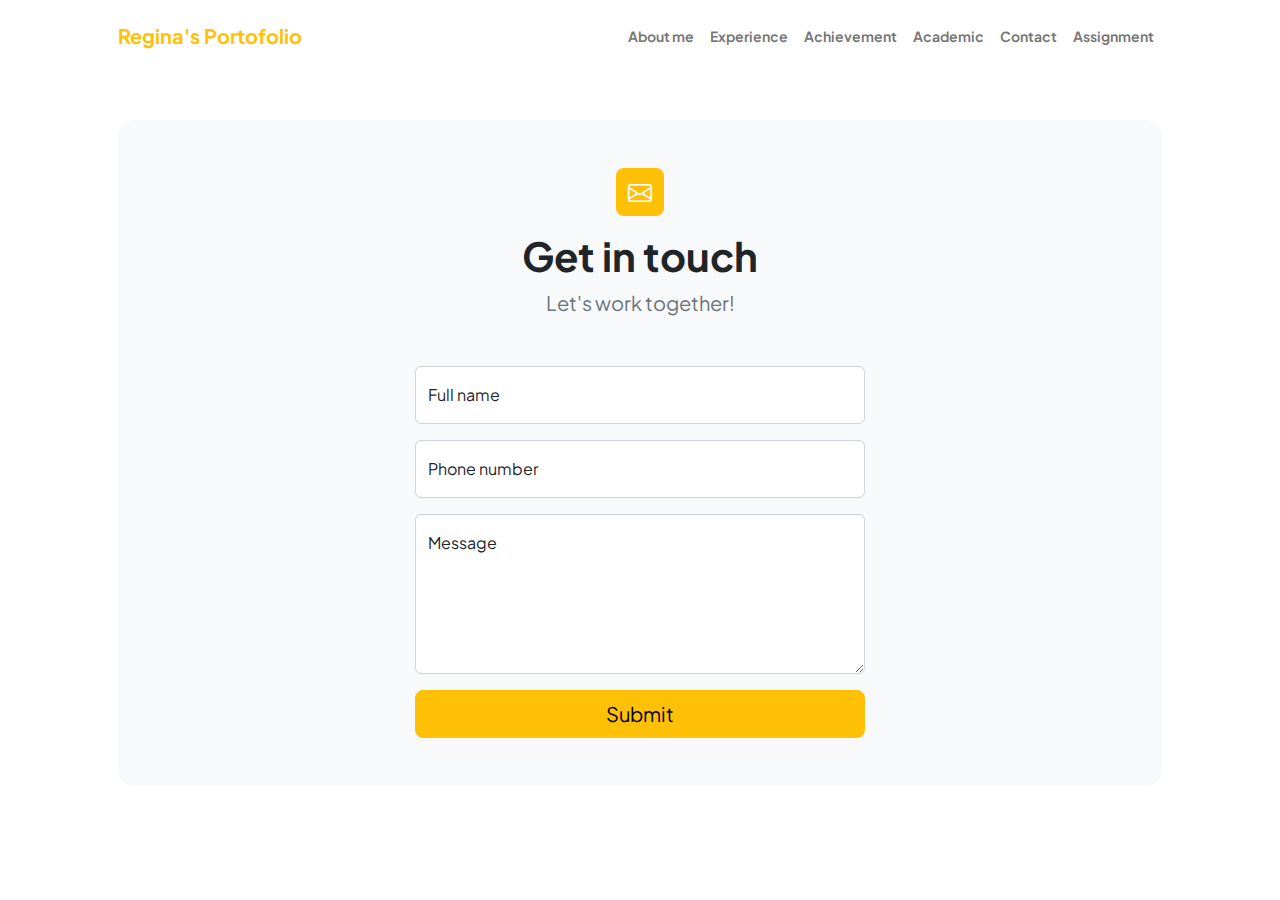
<file: public/contact.html>
<!DOCTYPE html>
<html lang="en">
    <head>
        <meta charset="utf-8" />
        <meta name="viewport" content="width=device-width, initial-scale=1, shrink-to-fit=no" />
        <meta name="description" content />
        <meta name="author" content />
        <title>Modern Business - Start Bootstrap Template</title>
        <!-- Favicon-->
        <link rel="icon" type="image/x-icon" href="assets/favicon.ico" />
        <!-- Custom Google font-->
        <link rel="preconnect" href="https://fonts.googleapis.com" />
        <link rel="preconnect" href="https://fonts.gstatic.com" crossorigin />
        <link href="https://fonts.googleapis.com/css2?family=Plus+Jakarta+Sans:wght@100;200;300;400;500;600;700;800;900&amp;display=swap" rel="stylesheet" />
        <!-- Bootstrap icons-->
        <link href="https://cdn.jsdelivr.net/npm/bootstrap-icons@1.8.1/font/bootstrap-icons.css" rel="stylesheet" />
        <!-- Core theme CSS (includes Bootstrap)-->
        <link href="css/styles.css" rel="stylesheet" />
    </head>
    <body class="d-flex flex-column">
        <main class="flex-shrink-0">
            <!-- Navigation-->
            <nav class="navbar navbar-expand-lg navbar-light bg-white py-3">
                <div class="container px-5">
                    <a class="navbar-brand" href="index.html"><span class="fw-bolder text-warning">Regina's Portofolio</span></a>
                    <button class="navbar-toggler" type="button" data-bs-toggle="collapse" data-bs-target="#navbarSupportedContent" aria-controls="navbarSupportedContent" aria-expanded="false" aria-label="Toggle navigation"><span class="navbar-toggler-icon"></span></button>
                    <div class="collapse navbar-collapse" id="navbarSupportedContent">
                        <ul class="navbar-nav ms-auto mb-2 mb-lg-0 small fw-bolder">
                            <li class="nav-item"><a class="nav-link" href="index.html">About me</a></li>
                            <li class="nav-item"><a class="nav-link" href="resume.html">Experience</a></li>
                            <li class="nav-item"><a class="nav-link" href="projects.html">Achievement</a></li>
                            <li class="nav-item"><a class="nav-link" href="academic.html">Academic</a></li>
                            <li class="nav-item"><a class="nav-link" href="contact.html">Contact</a></li>
                            <li class="nav-item"><a class="nav-link" href="assignment.html">Assignment</a></li>
                        </ul>
                    </div>
                </div>
            </nav>
            <!-- Page content-->
            <section class="py-5">
                <div class="container px-5">
                    <!-- Contact form-->
                    <div class="bg-light rounded-4 py-5 px-4 px-md-5">
                        <div class="text-center mb-5">
                            <div class="feature bg-warning bg-gradient-warning-to-secondary text-white rounded-3 mb-3"><i class="bi bi-envelope"></i></div>
                            <h1 class="fw-bolder">Get in touch</h1>
                            <p class="lead fw-normal text-muted mb-0">Let's work together!</p>
                        </div>
                        <div class="row gx-5 justify-content-center">
                            <div class="col-lg-8 col-xl-6">
                                <form id="contactForm">
                                    <!-- Name input -->
                                    <div class="form-floating mb-3">
                                        <input class="form-control" id="name" type="text" placeholder="Enter your name..." required />
                                        <label for="name">Full name</label>
                                        <div class="invalid-feedback" data-sb-feedback="name:required">Your name is required.</div>
                                    </div>
                                    <!-- Phone number input -->
                                    <div class="form-floating mb-3">
                                        <input class="form-control" id="phone" type="tel" placeholder="(123) 456-7890" required />
                                        <label for="phone">Phone number</label>
                                        <div class="invalid-feedback" data-sb-feedback="phone:required">A phone number is required.</div>
                                    </div>
                                    <!-- Message input -->
                                    <div class="form-floating mb-3">
                                        <textarea class="form-control" id="message" placeholder="Enter your message here..." style="height: 10rem" required></textarea>
                                        <label for="message">Message</label>
                                        <div class="invalid-feedback" data-sb-feedback="message:required">Your message is required.</div>
                                    </div>
                                    <!-- Submit Button -->
                                    <div class="d-grid">
                                        <button class="btn btn-warning btn-lg" id="submitButton" type="submit">Submit</button>
                                    </div>
                                </form>
                            </div>
                        </div>

                        <script>
                            document.getElementById("contactForm").addEventListener("submit", function (event) {
                                event.preventDefault();
                                var name = document.getElementById('name').value;
                                var phone = document.getElementById('phone').value;
                                var message = document.getElementById('message').value;

                                // Format the WhatsApp message
                                var whatsappMessage = "Hi, I'm " + name + ". My message is: " + message;


                                // Create the WhatsApp URL
                                var whatsappURL = "https://api.whatsapp.com/send?phone=+6285235855526&text=" + encodeURIComponent(whatsappMessage);

                                // Redirect to WhatsApp
                                window.open(whatsappURL, '_blank');
                            });
                        </script>
                    </div>
                </div>
            </section>
        </main>
        <!-- Bootstrap core JS-->
        <script src="https://cdn.jsdelivr.net/npm/bootstrap@5.2.3/dist/js/bootstrap.bundle.min.js"></script>
        <!-- Core theme JS-->
        <script src="js/scripts.js"></script>
        <!-- * * * * * * * * * * * * * * * * * * * * * * * * * * * * * * * * * * * * * * * *-->
        <!-- * *                               SB Forms JS                               * *-->
        <!-- * * Activate your form at https://startbootstrap.com/solution/contact-forms * *-->
        <!-- * * * * * * * * * * * * * * * * * * * * * * * * * * * * * * * * * * * * * * * *-->
        <script src="https://cdn.startbootstrap.com/sb-forms-latest.js"></script>
    </body>
</html>
</file>
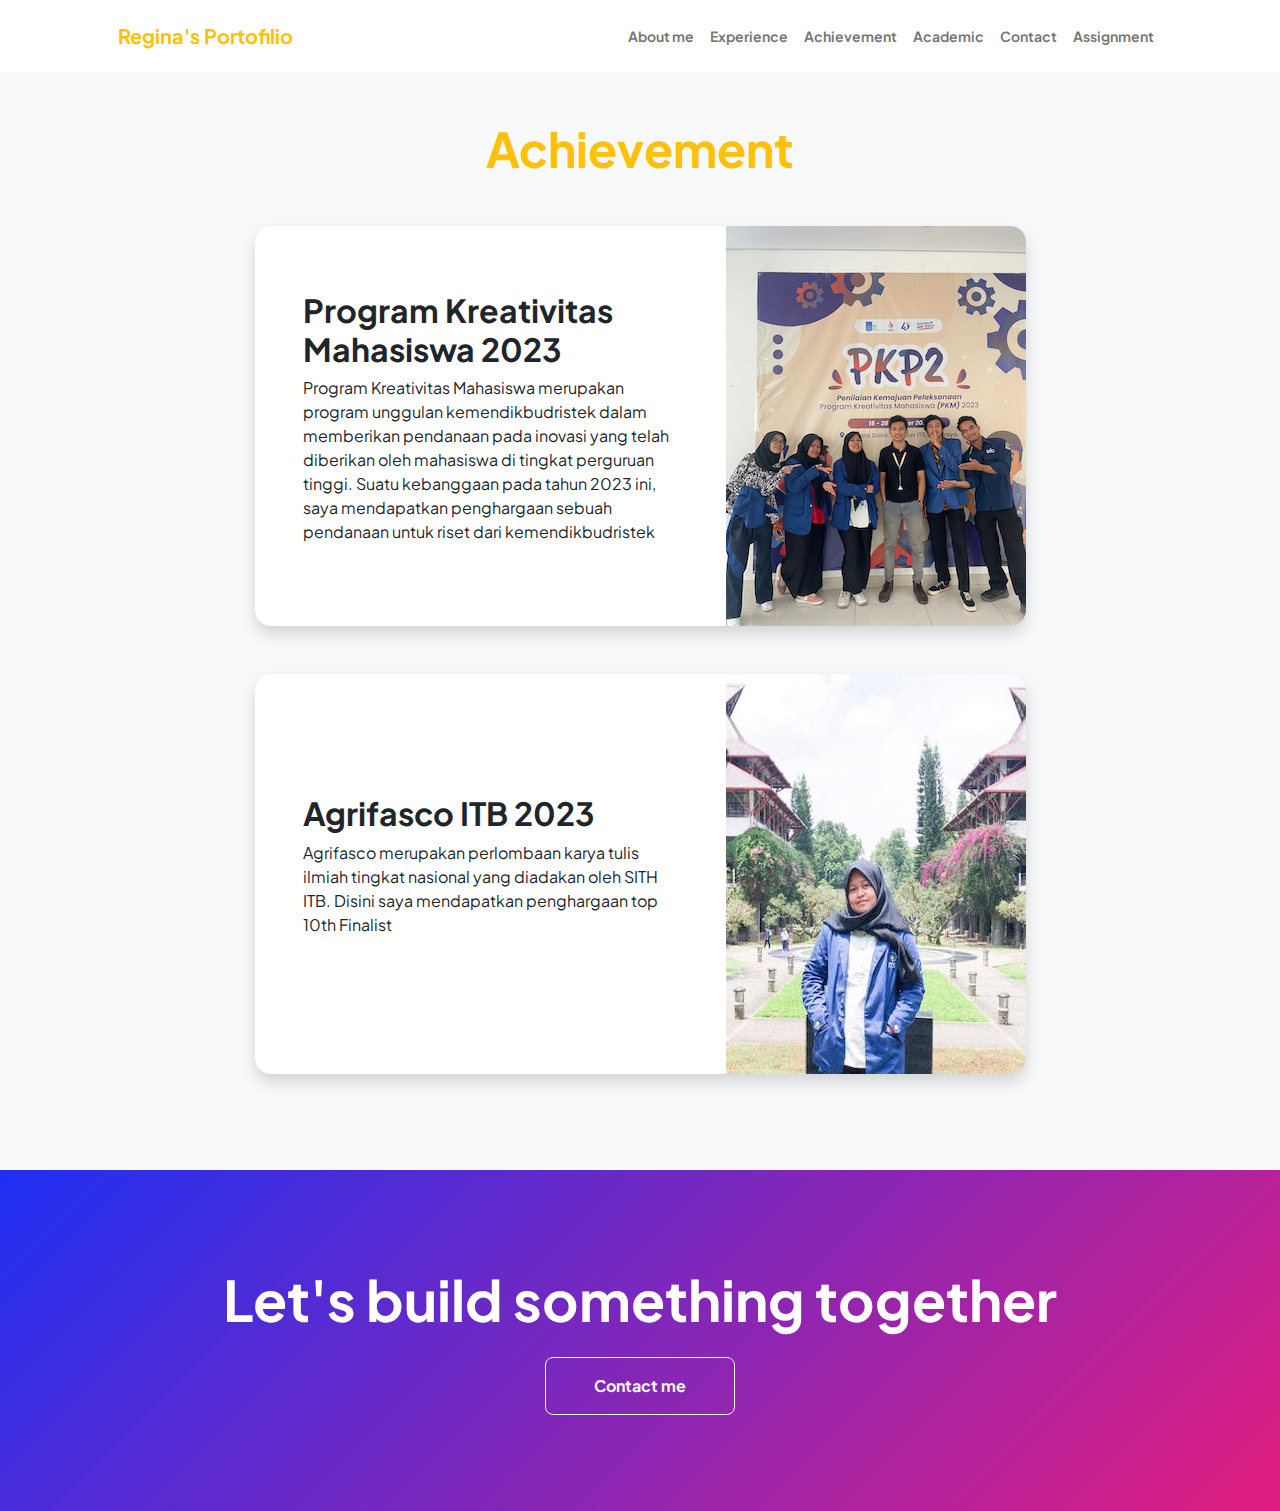
<file: public/projects.html>
<!DOCTYPE html>
<html lang="en">
    <head>
        <meta charset="utf-8" />
        <meta name="viewport" content="width=device-width, initial-scale=1, shrink-to-fit=no" />
        <meta name="description" content="" />
        <meta name="author" content="" />
        <title>Modern Business - Start Bootstrap Template</title>
        <!-- Favicon-->
        <link rel="icon" type="image/x-icon" href="assets/favicon.ico" />
        <!-- Custom Google font-->
        <link rel="preconnect" href="https://fonts.googleapis.com" />
        <link rel="preconnect" href="https://fonts.gstatic.com" crossorigin />
        <link href="https://fonts.googleapis.com/css2?family=Plus+Jakarta+Sans:wght@100;200;300;400;500;600;700;800;900&amp;display=swap" rel="stylesheet" />
        <!-- Bootstrap icons-->
        <link href="https://cdn.jsdelivr.net/npm/bootstrap-icons@1.8.1/font/bootstrap-icons.css" rel="stylesheet" />
        <!-- Core theme CSS (includes Bootstrap)-->
        <link href="css/styles.css" rel="stylesheet" />
    </head>
    <body class="d-flex flex-column h-100 bg-light">
        <main class="flex-shrink-0">
            <!-- Navigation-->
            <nav class="navbar navbar-expand-lg navbar-light bg-white py-3">
                <div class="container px-5">
                    <a class="navbar-brand" href="index.html"><span class="fw-bolder text-warning">Regina's Portofilio</span></a>
                    <button class="navbar-toggler" type="button" data-bs-toggle="collapse" data-bs-target="#navbarSupportedContent" aria-controls="navbarSupportedContent" aria-expanded="false" aria-label="Toggle navigation"><span class="navbar-toggler-icon"></span></button>
                    <div class="collapse navbar-collapse" id="navbarSupportedContent">
                        <ul class="navbar-nav ms-auto mb-2 mb-lg-0 small fw-bolder">
                            <li class="nav-item"><a class="nav-link" href="index.html">About me</a></li>
                            <li class="nav-item"><a class="nav-link" href="resume.html">Experience</a></li>
                            <li class="nav-item"><a class="nav-link" href="projects.html">Achievement</a></li>
                            <li class="nav-item"><a class="nav-link" href="academic.html">Academic</a></li>
                            <li class="nav-item"><a class="nav-link" href="contact.html">Contact</a></li>
                            <li class="nav-item"><a class="nav-link" href="assignment.html">Assignment</a></li>
                        </ul>
                    </div>
                </div>
            </nav>
            <!-- Projects Section-->
            <section class="py-5">
                <div class="container px-5 mb-5">
                    <div class="text-center mb-5">
                        <h1 class="display-5 fw-bolder mb-0"><span class="text-warning">Achievement</span></h1>
                    </div>
                    <div class="row gx-5 justify-content-center">
                        <div class="col-lg-11 col-xl-9 col-xxl-8">
                            <!-- Project Card 1-->
                            <div class="card overflow-hidden shadow rounded-4 border-0 mb-5">
                                <div class="card-body p-0">
                                    <div class="d-flex align-items-center">
                                        <div class="p-5">
                                            <h2 class="fw-bolder">Program Kreativitas Mahasiswa 2023</h2>
                                            <p>Program Kreativitas Mahasiswa merupakan program unggulan kemendikbudristek dalam memberikan pendanaan pada inovasi yang telah diberikan oleh mahasiswa di tingkat perguruan tinggi. Suatu kebanggaan pada tahun 2023 ini, saya mendapatkan penghargaan sebuah pendanaan untuk riset dari kemendikbudristek</p>
                                        </div>
                                        <img class="img-fluid" src="assets/fotopkm.png" alt="..." />
                                    </div>
                                </div>
                            </div>
                            <!-- Project Card 2-->
                            <div class="card overflow-hidden shadow rounded-4 border-0">
                                <div class="card-body p-0">
                                    <div class="d-flex align-items-center">
                                        <div class="p-5">
                                            <h2 class="fw-bolder">Agrifasco ITB 2023</h2>
                                            <p>Agrifasco merupakan perlombaan karya tulis ilmiah tingkat nasional yang diadakan oleh SITH ITB. Disini saya mendapatkan penghargaan top 10th Finalist</p>
                                        </div>
                                        <img class="img-fluid" src="assets/agrifasco.jpeg" alt="..." />
                                    </div>
                                </div>
                            </div>
                        </div>
                    </div>
                </div>
            </section>
            <!-- Call to action section-->
            <section class="py-5 bg-gradient-primary-to-secondary text-white">
                <div class="container px-5 my-5">
                    <div class="text-center">
                        <h2 class="display-4 fw-bolder mb-4">Let's build something together</h2>
                        <a class="btn btn-outline-light btn-lg px-5 py-3 fs-6 fw-bolder" href="contact.html">Contact me</a>
                    </div>
                </div>
            </section>
        </main>
        <!-- Bootstrap core JS-->
        <script src="https://cdn.jsdelivr.net/npm/bootstrap@5.2.3/dist/js/bootstrap.bundle.min.js"></script>
        <!-- Core theme JS-->
        <script src="js/scripts.js"></script>
    </body>
</html>
</file>
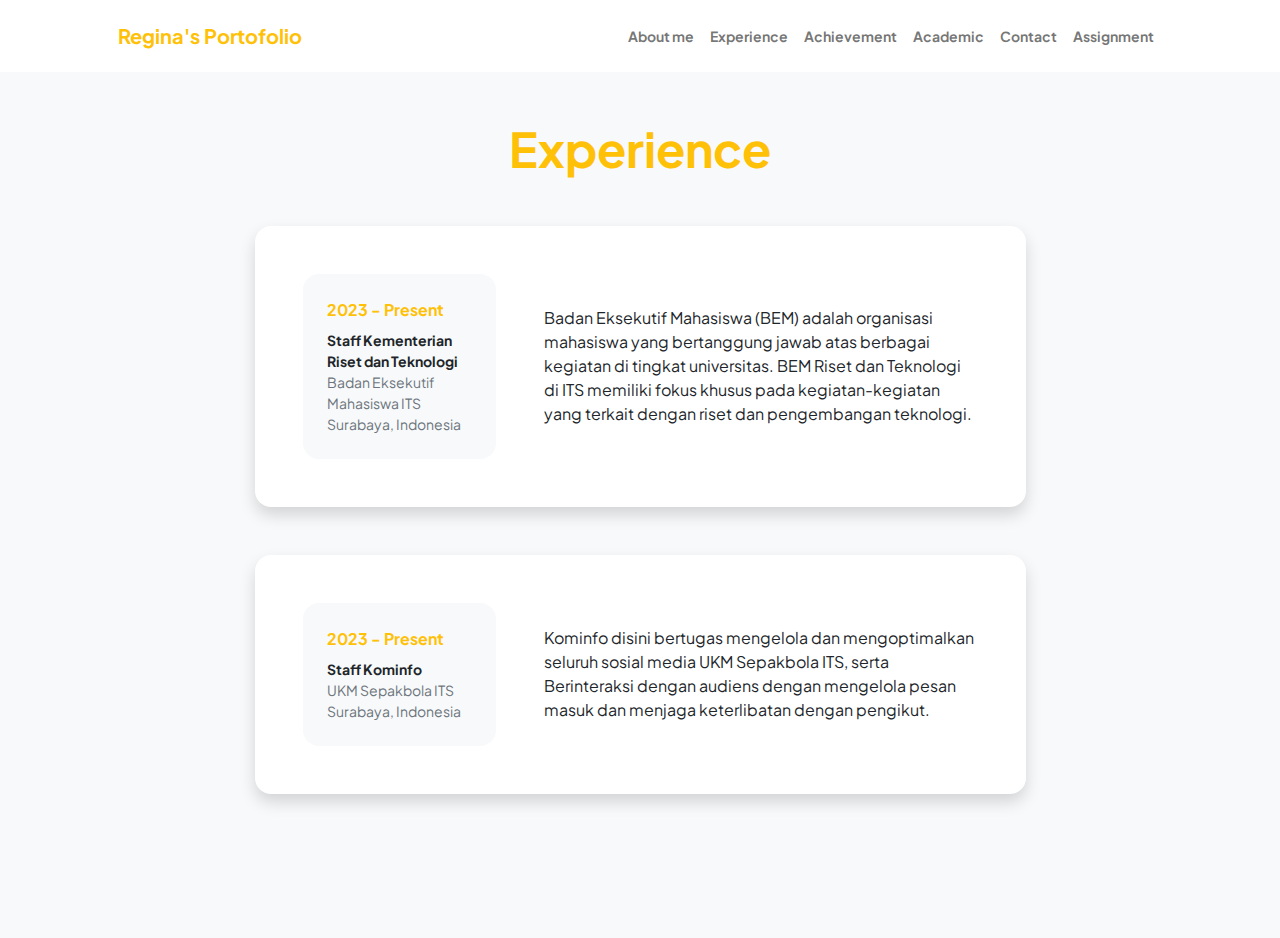
<file: public/resume.html>
<!DOCTYPE html>
<html lang="en">

<head>
    <meta charset="utf-8" />
    <meta name="viewport" content="width=device-width, initial-scale=1, shrink-to-fit=no" />
    <meta name="description" content="" />
    <meta name="author" content="" />
    <title>Personal - Start Bootstrap Template</title>
    <!-- Favicon-->
    <link rel="icon" type="image/x-icon" href="assets/favicon.ico" />
    <!-- Custom Google font-->
    <link rel="preconnect" href="https://fonts.googleapis.com" />
    <link rel="preconnect" href="https://fonts.gstatic.com" crossorigin />
    <link
        href="https://fonts.googleapis.com/css2?family=Plus+Jakarta+Sans:wght@100;200;300;400;500;600;700;800;900&amp;display=swap"
        rel="stylesheet" />
    <!-- Bootstrap icons-->
    <link href="https://cdn.jsdelivr.net/npm/bootstrap-icons@1.8.1/font/bootstrap-icons.css" rel="stylesheet" />
    <!-- Core theme CSS (includes Bootstrap)-->
    <link href="css/styles.css" rel="stylesheet" />
</head>

<body class="d-flex flex-column h-100 bg-light">
    <main class="flex-shrink-0">
        <!-- Navigation-->
        <nav class="navbar navbar-expand-lg navbar-light bg-white py-3">
            <div class="container px-5">
                <a class="navbar-brand" href="index.html"><span class="fw-bolder text-warning">Regina's Portofolio</span></a>
                <button class="navbar-toggler" type="button" data-bs-toggle="collapse"
                    data-bs-target="#navbarSupportedContent" aria-controls="navbarSupportedContent"
                    aria-expanded="false" aria-label="Toggle navigation"><span
                        class="navbar-toggler-icon"></span></button>
                <div class="collapse navbar-collapse" id="navbarSupportedContent">
                    <ul class="navbar-nav ms-auto mb-2 mb-lg-0 small fw-bolder">
                        <li class="nav-item"><a class="nav-link" href="index.html">About me</a></li>
                        <li class="nav-item"><a class="nav-link" href="resume.html">Experience</a></li>
                        <li class="nav-item"><a class="nav-link" href="projects.html">Achievement</a></li>
                        <li class="nav-item"><a class="nav-link" href="academic.html">Academic</a></li>
                        <li class="nav-item"><a class="nav-link" href="contact.html">Contact</a></li>
                        <li class="nav-item"><a class="nav-link" href="assignment.html">Assignment</a></li>
                    </ul>
                </div>
            </div>
        </nav>
        <!-- Page Content-->
        <div class="container px-5 my-5">
            <div class="text-center mb-5">
                <h1 class="display-5 fw-bolder mb-0"><span class="text-warning">Experience</span></h1>
            </div>
            <div class="row gx-5 justify-content-center">
                <div class="col-lg-11 col-xl-9 col-xxl-8">
                    <!-- Experience Section-->
                    <section>
                        <!-- Experience Card 1-->
                        <div class="card shadow border-0 rounded-4 mb-5">
                            <div class="card-body p-5">
                                <div class="row align-items-center gx-5">
                                    <div class="col text-center text-lg-start mb-4 mb-lg-0">
                                        <div class="bg-light p-4 rounded-4">
                                            <div class="text-warning fw-bolder mb-2">2023 - Present</div>
                                            <div class="small fw-bolder">Staff Kementerian Riset dan Teknologi</div>
                                            <div class="small text-muted">Badan Eksekutif Mahasiswa ITS</div>
                                            <div class="small text-muted">Surabaya, Indonesia</div>
                                        </div>
                                    </div>
                                    <div class="col-lg-8">
                                        <div>Badan Eksekutif Mahasiswa (BEM) adalah organisasi mahasiswa yang bertanggung jawab atas berbagai kegiatan di tingkat universitas. BEM Riset dan Teknologi di ITS memiliki fokus khusus pada kegiatan-kegiatan yang terkait dengan riset dan pengembangan teknologi. </div>
                                    </div>
                                </div>
                            </div>
                        </div>
                        <!-- Experience Card 2-->
                        <div class="card shadow border-0 rounded-4 mb-5">
                            <div class="card-body p-5">
                                <div class="row align-items-center gx-5">
                                    <div class="col text-center text-lg-start mb-4 mb-lg-0">
                                        <div class="bg-light p-4 rounded-4">
                                            <div class="text-warning fw-bolder mb-2">2023 - Present</div>
                                            <div class="small fw-bolder">Staff Kominfo</div>
                                            <div class="small text-muted">UKM Sepakbola ITS</div>
                                            <div class="small text-muted">Surabaya, Indonesia</div>
                                        </div>
                                    </div>
                                    <div class="col-lg-8">
                                        <div>Kominfo disini bertugas mengelola dan mengoptimalkan seluruh sosial media UKM Sepakbola ITS, serta Berinteraksi dengan audiens dengan mengelola pesan masuk dan menjaga keterlibatan dengan pengikut.</div>
                                    </div>
                                </div>
                            </div>
                        </div>
                    </section>
                    <!-- Education Section-->

                    <!-- Divider-->
                    <div class="pb-5"></div>
                    <!-- Skills Section-->

                </div>
            </div>
        </div>
    </main>

    <!-- Bootstrap core JS-->
    <script src="https://cdn.jsdelivr.net/npm/bootstrap@5.2.3/dist/js/bootstrap.bundle.min.js"></script>
    <!-- Core theme JS-->
    <script src="js/scripts.js"></script>
</body>

</html>
</file>
